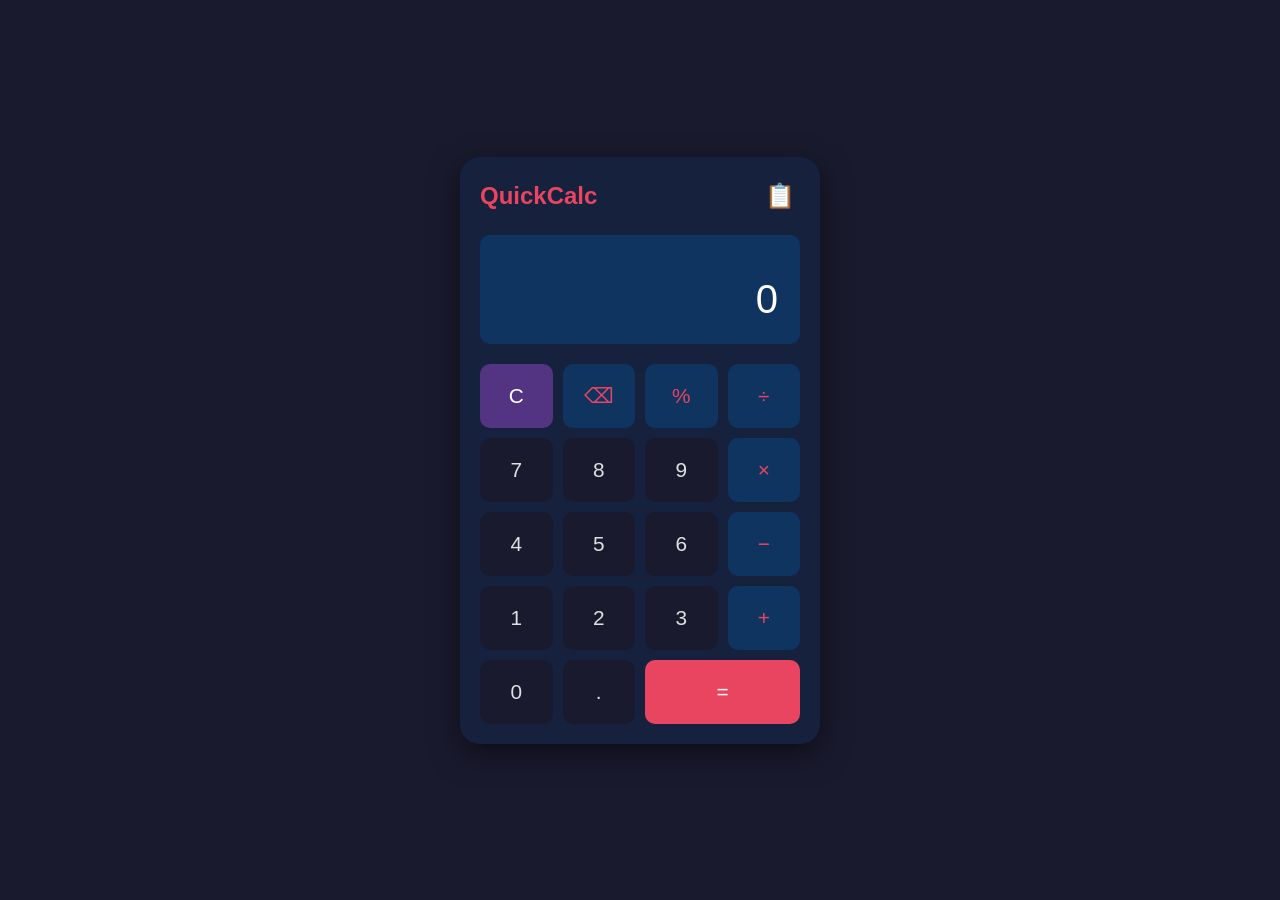
<file: examples/outputA/src/index.html>
<!DOCTYPE html>
<html lang="ru">
<head>
    <meta charset="UTF-8">
    <meta name="viewport" content="width=device-width, initial-scale=1.0">
    <meta http-equiv="Content-Security-Policy" content="default-src 'self'; script-src 'self' 'unsafe-inline'; style-src 'self' 'unsafe-inline'; media-src 'self'; connect-src 'self'">
    <title>QuickCalc</title>
    <link rel="stylesheet" href="style.css">
</head>
<body>
    <div id="app">
        <div class="calculator">
            <div class="header">
                <h1>QuickCalc</h1>
                <button id="historyToggle" class="history-btn" aria-label="История">📋</button>
            </div>
            <div class="display">
                <div id="previousExpression" class="previous-expression"></div>
                <div id="currentInput" class="current-input">0</div>
                <div id="errorMessage" class="error-message" style="display: none;"></div>
            </div>
            <div class="buttons">
                <button class="btn btn-clear" data-action="clear">C</button>
                <button class="btn btn-operator" data-action="backspace">⌫</button>
                <button class="btn btn-operator" data-action="percent">%</button>
                <button class="btn btn-operator" data-action="divide">÷</button>
                
                <button class="btn btn-number" data-value="7">7</button>
                <button class="btn btn-number" data-value="8">8</button>
                <button class="btn btn-number" data-value="9">9</button>
                <button class="btn btn-operator" data-action="multiply">×</button>
                
                <button class="btn btn-number" data-value="4">4</button>
                <button class="btn btn-number" data-value="5">5</button>
                <button class="btn btn-number" data-value="6">6</button>
                <button class="btn btn-operator" data-action="subtract">−</button>
                
                <button class="btn btn-number" data-value="1">1</button>
                <button class="btn btn-number" data-value="2">2</button>
                <button class="btn btn-number" data-value="3">3</button>
                <button class="btn btn-operator" data-action="add">+</button>
                
                <button class="btn btn-number" data-value="0">0</button>
                <button class="btn btn-number" data-value=".">.</button>
                <button class="btn btn-equals" data-action="equals">=</button>
            </div>
        </div>
        <div id="historyPanel" class="history-panel" style="display: none;">
            <div class="history-header">
                <h2>История</h2>
                <button id="clearHistory" class="btn-clear-history">Очистить историю</button>
            </div>
            <ul id="historyList" class="history-list"></ul>
        </div>
    </div>
    <script src="app.js"></script>
</body>
</html>
</file>
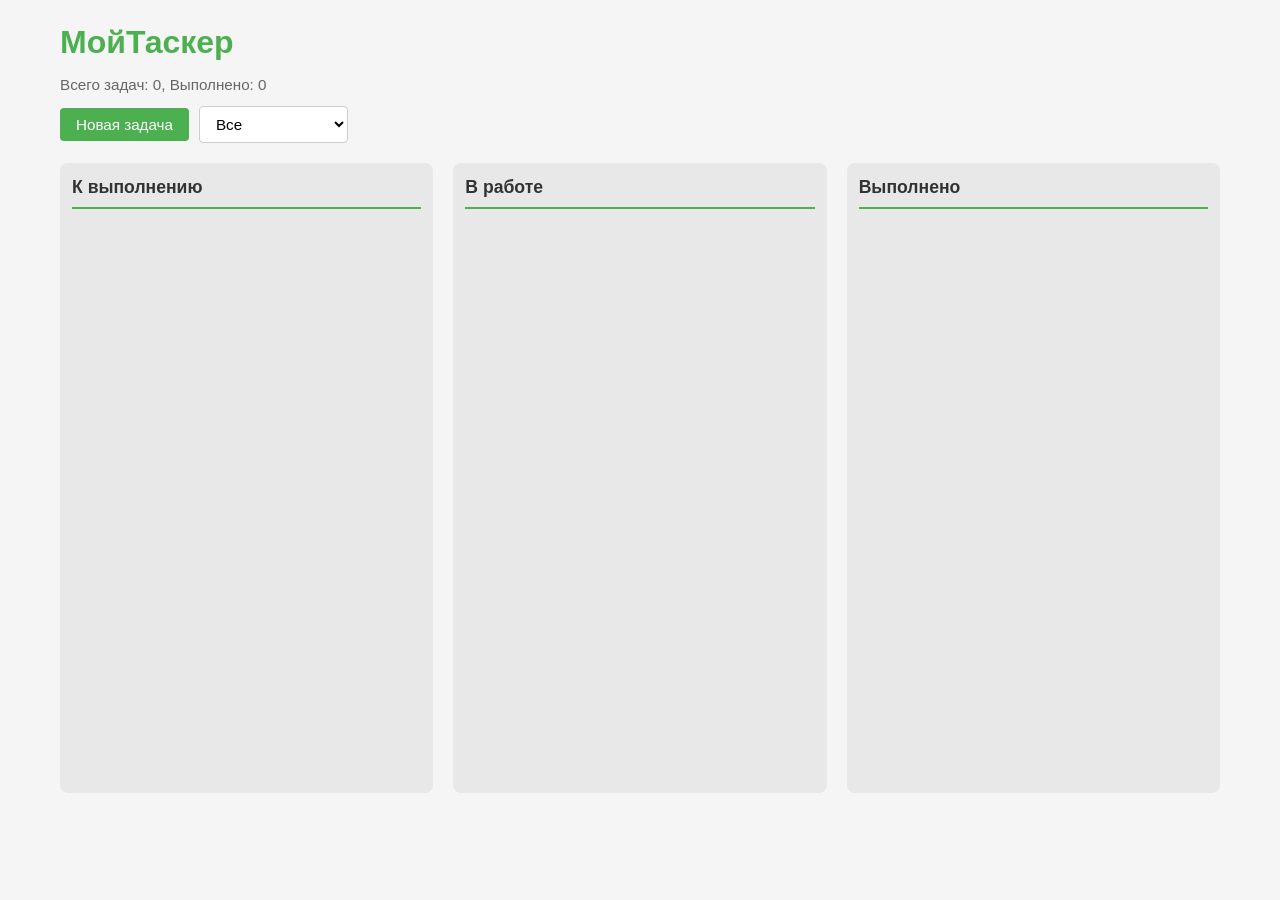
<file: examples/outputB/src/index.html>
<!DOCTYPE html>
<html lang="ru">
<head>
  <meta charset="UTF-8">
  <meta name="viewport" content="width=device-width, initial-scale=1.0">
  <meta http-equiv="Content-Security-Policy" content="default-src 'self'; script-src 'self' 'unsafe-inline'; style-src 'self' 'unsafe-inline'; img-src 'self' data:;">
  <title>МойТаскер</title>
  <link rel="stylesheet" href="style.css">
</head>
<body>
  <div id="app">
    <header>
      <h1>МойТаскер</h1>
      <div class="stats" id="stats">Всего задач: 0, Выполнено: 0</div>
      <div class="toolbar">
        <button id="addTaskBtn" class="btn btn-primary">Новая задача</button>
        <select id="filterSelect">
          <option value="all">Все</option>
          <option value="todo">К выполнению</option>
          <option value="inprogress">В работе</option>
          <option value="done">Выполнено</option>
        </select>
      </div>
    </header>
    <main class="board" id="board">
      <div class="column" data-status="todo">
        <h2 class="column-title">К выполнению</h2>
        <div class="column-cards" id="columnTodo"></div>
      </div>
      <div class="column" data-status="inprogress">
        <h2 class="column-title">В работе</h2>
        <div class="column-cards" id="columnInProgress"></div>
      </div>
      <div class="column" data-status="done">
        <h2 class="column-title">Выполнено</h2>
        <div class="column-cards" id="columnDone"></div>
      </div>
    </main>
  </div>

  <!-- Модальное окно создания задачи -->
  <div class="modal-overlay" id="createModalOverlay">
    <div class="modal" id="createModal">
      <h3>Новая задача</h3>
      <form id="createForm">
        <label for="taskTitle">Название *</label>
        <input type="text" id="taskTitle" maxlength="500" required autofocus>
        <label for="taskDescription">Описание</label>
        <textarea id="taskDescription" maxlength="2000" rows="3"></textarea>
        <div class="modal-actions">
          <button type="submit" class="btn btn-primary">Создать</button>
          <button type="button" class="btn btn-secondary" id="createCancelBtn">Отмена</button>
        </div>
      </form>
    </div>
  </div>

  <!-- Модальное окно подтверждения удаления -->
  <div class="modal-overlay" id="confirmModalOverlay">
    <div class="modal" id="confirmModal">
      <h3>Удаление задачи</h3>
      <p>Вы уверены, что хотите удалить задачу?</p>
      <div class="modal-actions">
        <button class="btn btn-danger" id="confirmDeleteBtn">Удалить</button>
        <button class="btn btn-secondary" id="confirmCancelBtn">Отмена</button>
      </div>
    </div>
  </div>

  <script type="module" src="app.js"></script>
</body>
</html>
</file>
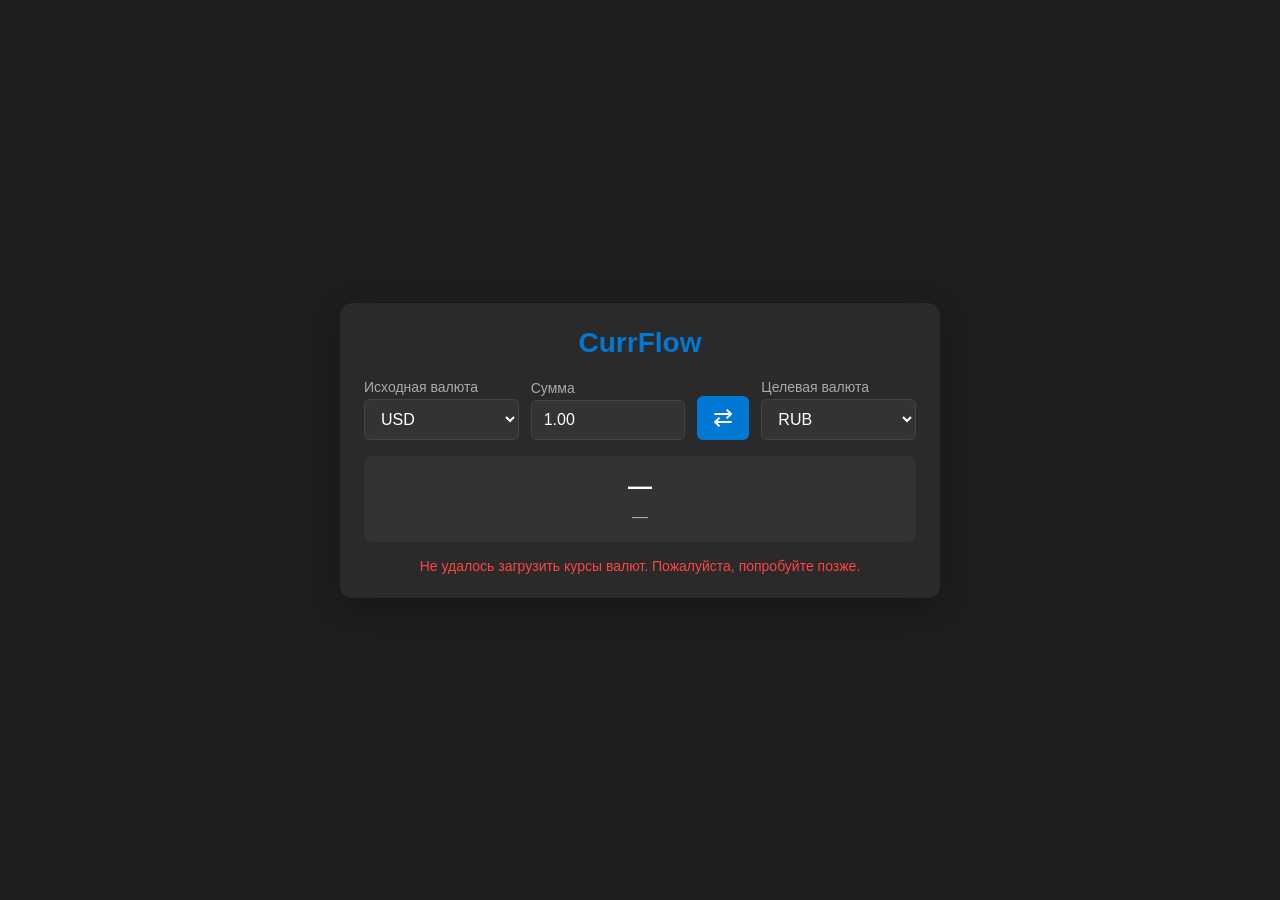
<file: examples/outputC/src/index.html>
<!DOCTYPE html>
<html lang="ru">
<head>
    <meta charset="UTF-8">
    <meta name="viewport" content="width=device-width, initial-scale=1.0">
    <title>CurrFlow — Конвертер валют</title>
    <meta http-equiv="Content-Security-Policy" content="default-src 'self'; script-src 'self' 'unsafe-inline'; style-src 'self' 'unsafe-inline'; connect-src 'self' https://api.exchangerate-api.com; img-src 'self' data:; font-src 'self';">
    <link rel="stylesheet" href="style.css">
</head>
<body>
    <div id="stale-banner" class="banner hidden">Данные устарели</div>
    <div class="container">
        <h1>CurrFlow</h1>
        <div class="converter">
            <div class="row">
                <div class="field">
                    <label for="source-currency">Исходная валюта</label>
                    <select id="source-currency"></select>
                </div>
                <div class="field">
                    <label for="amount">Сумма</label>
                    <input type="text" id="amount" placeholder="0.00" autocomplete="off">
                </div>
                <button id="swap-btn" class="btn-swap" title="Поменять валюты местами">⇄</button>
                <div class="field">
                    <label for="target-currency">Целевая валюта</label>
                    <select id="target-currency"></select>
                </div>
            </div>
            <div id="result" class="result">
                <div id="converted-amount" class="converted-amount">—</div>
                <div id="rate" class="rate">—</div>
            </div>
            <div id="error-message" class="error hidden">Введите корректную сумму</div>
            <div id="spinner" class="spinner hidden">
                <div class="spinner-circle"></div>
            </div>
        </div>
    </div>
    <script src="app.js"></script>
</body>
</html>
</file>
<file: examples/outputA/src/style.css>
* {
    margin: 0;
    padding: 0;
    box-sizing: border-box;
}

body {
    font-family: -apple-system, BlinkMacSystemFont, 'Segoe UI', Roboto, sans-serif;
    background: #1a1a2e;
    color: #e0e0e0;
    min-height: 100vh;
    display: flex;
    justify-content: center;
    align-items: center;
}

#app {
    width: 100%;
    max-width: 400px;
    padding: 20px;
}

.calculator {
    background: #16213e;
    border-radius: 20px;
    padding: 20px;
    box-shadow: 0 10px 30px rgba(0, 0, 0, 0.5);
}

.header {
    display: flex;
    justify-content: space-between;
    align-items: center;
    margin-bottom: 20px;
}

.header h1 {
    font-size: 1.5rem;
    color: #e94560;
    font-weight: 700;
}

.history-btn {
    background: none;
    border: none;
    font-size: 1.5rem;
    cursor: pointer;
    padding: 5px;
    border-radius: 50%;
    transition: background 0.2s;
}

.history-btn:hover {
    background: rgba(233, 69, 96, 0.2);
}

.display {
    background: #0f3460;
    border-radius: 10px;
    padding: 20px;
    margin-bottom: 20px;
    min-height: 100px;
    display: flex;
    flex-direction: column;
    justify-content: flex-end;
    transition: border-color 0.3s;
    border: 2px solid transparent;
}

.display.error {
    border-color: #e94560;
}

.previous-expression {
    font-size: 0.9rem;
    color: #a0a0a0;
    min-height: 20px;
    word-wrap: break-word;
}

.current-input {
    font-size: 2.5rem;
    font-weight: 300;
    color: #ffffff;
    text-align: right;
    word-wrap: break-word;
    overflow-wrap: break-word;
}

.error-message {
    color: #e94560;
    font-size: 0.9rem;
    margin-top: 5px;
}

.buttons {
    display: grid;
    grid-template-columns: repeat(4, 1fr);
    gap: 10px;
}

.btn {
    padding: 20px;
    font-size: 1.3rem;
    border: none;
    border-radius: 10px;
    cursor: pointer;
    transition: all 0.2s;
    font-weight: 500;
}

.btn:hover {
    transform: scale(1.05);
}

.btn:active {
    transform: scale(0.95);
}

.btn-number {
    background: #1a1a2e;
    color: #e0e0e0;
}

.btn-number:hover {
    background: #2a2a4e;
}

.btn-operator {
    background: #0f3460;
    color: #e94560;
}

.btn-operator:hover {
    background: #1a4a80;
}

.btn-equals {
    background: #e94560;
    color: #ffffff;
    grid-column: span 2;
}

.btn-equals:hover {
    background: #ff6b81;
}

.btn-clear {
    background: #533483;
    color: #ffffff;
}

.btn-clear:hover {
    background: #7343a3;
}

.history-panel {
    background: #16213e;
    border-radius: 20px;
    padding: 20px;
    margin-top: 20px;
    box-shadow: 0 10px 30px rgba(0, 0, 0, 0.5);
}

.history-header {
    display: flex;
    justify-content: space-between;
    align-items: center;
    margin-bottom: 15px;
}

.history-header h2 {
    font-size: 1.2rem;
    color: #e94560;
}

.btn-clear-history {
    background: #533483;
    color: #ffffff;
    border: none;
    padding: 8px 15px;
    border-radius: 8px;
    cursor: pointer;
    font-size: 0.9rem;
    transition: background 0.2s;
}

.btn-clear-history:hover {
    background: #7343a3;
}

.history-list {
    list-style: none;
    max-height: 300px;
    overflow-y: auto;
}

.history-list li {
    padding: 10px;
    margin-bottom: 5px;
    background: #0f3460;
    border-radius: 8px;
    cursor: pointer;
    transition: background 0.2s;
    font-size: 0.95rem;
}

.history-list li:hover {
    background: #1a4a80;
}

.history-list li:last-child {
    margin-bottom: 0;
}

@media (max-width: 600px) {
    #app {
        padding: 10px;
    }
    
    .calculator {
        padding: 15px;
        border-radius: 15px;
    }
    
    .btn {
        padding: 15px;
        font-size: 1.1rem;
    }
    
    .current-input {
        font-size: 2rem;
    }
    
    .header h1 {
        font-size: 1.2rem;
    }
}

@media (max-width: 400px) {
    .btn {
        padding: 12px;
        font-size: 1rem;
    }
    
    .current-input {
        font-size: 1.6rem;
    }
    
    .display {
        padding: 15px;
        min-height: 80px;
    }
}
</file>
<file: examples/outputB/src/style.css>
/* === Сброс и база === */
*, *::before, *::after {
  box-sizing: border-box;
  margin: 0;
  padding: 0;
}

body {
  font-family: Segoe UI, Tahoma, Geneva, Verdana, sans-serif;
  background: #f5f5f5;
  color: #333;
  line-height: 1.4;
}

#app {
  max-width: 1200px;
  margin: 0 auto;
  padding: 20px;
}

/* === Шапка === */
header {
  margin-bottom: 20px;
}

header h1 {
  font-size: 2rem;
  color: #4CAF50;
  margin-bottom: 0.3em;
}

.stats {
  font-size: 0.95rem;
  color: #666;
  margin-bottom: 10px;
}

.toolbar {
  display: flex;
  gap: 10px;
  align-items: center;
  flex-wrap: wrap;
}

.btn {
  padding: 8px 16px;
  border: none;
  border-radius: 4px;
  cursor: pointer;
  font-size: 0.95rem;
  transition: background 0.2s;
}

.btn-primary {
  background: #4CAF50;
  color: #fff;
}
.btn-primary:hover {
  background: #388E3C;
}

.btn-secondary {
  background: #ccc;
  color: #333;
}
.btn-secondary:hover {
  background: #bbb;
}

.btn-danger {
  background: #f44336;
  color: #fff;
}
.btn-danger:hover {
  background: #d32f2f;
}

select {
  padding: 8px 12px;
  border: 1px solid #ccc;
  border-radius: 4px;
  font-size: 0.95rem;
  background: #fff;
  cursor: pointer;
}

/* === Доска и колонки === */
.board {
  display: flex;
  gap: 20px;
  overflow-x: auto;
  min-height: 70vh;
}

.column {
  flex: 1;
  min-width: 280px;
  background: #e8e8e8;
  border-radius: 8px;
  padding: 12px;
  display: flex;
  flex-direction: column;
}

.column-title {
  font-size: 1.1rem;
  margin-bottom: 12px;
  padding-bottom: 8px;
  border-bottom: 2px solid #4CAF50;
  color: #333;
}

.column-cards {
  min-height: 100px;
  flex: 1;
}

/* === Карточка задачи === */
.card {
  background: #fff;
  border-radius: 6px;
  padding: 12px;
  margin-bottom: 10px;
  box-shadow: 0 1px 3px rgba(0,0,0,0.12);
  cursor: pointer;
  transition: box-shadow 0.2s, opacity 0.2s;
  position: relative;
}

.card:hover {
  box-shadow: 0 2px 8px rgba(0,0,0,0.15);
}

.card.dragging {
  opacity: 0.5;
}

.card-header {
  display: flex;
  justify-content: space-between;
  align-items: flex-start;
  margin-bottom: 6px;
}

.card-title {
  font-weight: 600;
  font-size: 1rem;
  word-break: break-word;
  flex: 1;
}

.card-title-edit {
  width: 100%;
  font-size: 1rem;
  padding: 4px;
  border: 1px solid #4CAF50;
  border-radius: 4px;
}

.card-description {
  font-size: 0.9rem;
  color: #555;
  margin-bottom: 8px;
  word-break: break-word;
}

.card-description-edit {
  width: 100%;
  font-size: 0.9rem;
  padding: 4px;
  border: 1px solid #4CAF50;
  border-radius: 4px;
  resize: vertical;
}

.card-footer {
  display: flex;
  justify-content: space-between;
  align-items: center;
}

.status-badge {
  display: inline-block;
  padding: 2px 8px;
  border-radius: 12px;
  font-size: 0.75rem;
  font-weight: 600;
  color: #fff;
}

.status-todo {
  background: #2196F3;
}

.status-inprogress {
  background: #FF9800;
}

.status-done {
  background: #4CAF50;
}

.card-actions {
  display: flex;
  gap: 4px;
}

.card-actions button {
  background: none;
  border: none;
  cursor: pointer;
  font-size: 0.9rem;
  padding: 2px 6px;
  border-radius: 4px;
  transition: background 0.2s;
}

.card-actions .btn-edit-status {
  color: #2196F3;
}
.card-actions .btn-edit-status:hover {
  background: #e3f2fd;
}
.card-actions .btn-delete {
  color: #f44336;
}
.card-actions .btn-delete:hover {
  background: #ffebee;
}

/* === Анимация появления карточки (при добавлении/рендере) === */
@keyframes cardEnter {
  from {
    opacity: 0;
    transform: translateY(-10px);
  }
  to {
    opacity: 1;
    transform: translateY(0);
  }
}

.card-enter {
  animation: cardEnter 0.3s ease-out;
}

/* === Модальное окно === */
.modal-overlay {
  display: none;
  position: fixed;
  top: 0;
  left: 0;
  right: 0;
  bottom: 0;
  background: rgba(0,0,0,0.5);
  z-index: 1000;
  justify-content: center;
  align-items: center;
}

.modal-overlay.visible {
  display: flex;
}

.modal {
  background: #fff;
  border-radius: 8px;
  padding: 24px;
  max-width: 500px;
  width: 90%;
  box-shadow: 0 8px 32px rgba(0,0,0,0.2);
}

.modal h3 {
  margin-bottom: 16px;
  color: #333;
}

.modal label {
  display: block;
  margin-bottom: 4px;
  font-weight: 600;
  color: #555;
}

.modal input[type="text"],
.modal textarea {
  width: 100%;
  padding: 8px;
  border: 1px solid #ccc;
  border-radius: 4px;
  font-size: 1rem;
  margin-bottom: 12px;
}

.modal textarea {
  resize: vertical;
}

.modal-actions {
  display: flex;
  gap: 10px;
  justify-content: flex-end;
}

/* === Адаптивность === */
@media (max-width: 768px) {
  .board {
    flex-direction: column;
  }
  .column {
    min-width: auto;
  }
}
</file>
<file: examples/outputC/src/style.css>
/* Тёмная тема интерфейса */
* {
    box-sizing: border-box;
    margin: 0;
    padding: 0;
}

body {
    font-family: -apple-system, BlinkMacSystemFont, 'Segoe UI', Roboto, Oxygen, Ubuntu, sans-serif;
    background-color: #1e1e1e;
    color: #ffffff;
    display: flex;
    justify-content: center;
    align-items: center;
    min-height: 100vh;
    margin: 0;
}

.container {
    background-color: #2a2a2a;
    border-radius: 12px;
    padding: 24px;
    max-width: 600px;
    width: 100%;
    box-shadow: 0 8px 32px rgba(0,0,0,0.3);
}

h1 {
    text-align: center;
    font-size: 28px;
    margin-bottom: 20px;
    color: #0078d4;
}

.converter {
    display: flex;
    flex-direction: column;
    gap: 16px;
}

.row {
    display: flex;
    flex-wrap: wrap;
    align-items: flex-end;
    gap: 12px;
}

.field {
    flex: 1 1 150px;
    display: flex;
    flex-direction: column;
    gap: 4px;
}

.field label {
    font-size: 14px;
    color: #aaaaaa;
}

select, input[type="text"] {
    background-color: #333333;
    color: #ffffff;
    border: 1px solid #444444;
    border-radius: 6px;
    padding: 10px 12px;
    font-size: 16px;
    width: 100%;
    outline: none;
    transition: border-color 0.2s;
}

select:focus, input[type="text"]:focus {
    border-color: #0078d4;
}

.btn-swap {
    background-color: #0078d4;
    color: white;
    border: none;
    border-radius: 6px;
    padding: 10px 16px;
    font-size: 24px;
    cursor: pointer;
    transition: background-color 0.2s, transform 0.2s;
    flex: 0 0 auto;
    height: 44px;
    display: flex;
    align-items: center;
    justify-content: center;
}

.btn-swap:hover {
    background-color: #005a9e;
}

.btn-swap:active {
    transform: scale(0.95);
}

.result {
    background-color: #333333;
    border-radius: 8px;
    padding: 16px;
    text-align: center;
    min-height: 80px;
    display: flex;
    flex-direction: column;
    justify-content: center;
    gap: 8px;
}

.converted-amount {
    font-size: 24px;
    font-weight: bold;
}

.rate {
    font-size: 16px;
    color: #aaaaaa;
}

.error {
    color: #ff4444;
    font-size: 14px;
    text-align: center;
    display: none;
}

.error.visible {
    display: block;
}

.hidden {
    display: none !important;
}

/* Спиннер */
.spinner {
    display: flex;
    justify-content: center;
    align-items: center;
    padding: 12px;
}

.spinner-circle {
    width: 32px;
    height: 32px;
    border: 4px solid #444444;
    border-top-color: #0078d4;
    border-radius: 50%;
    animation: spin 0.8s linear infinite;
}

@keyframes spin {
    to { transform: rotate(360deg); }
}

/* Жёлтая плашка */
.banner {
    background-color: #ffcc00;
    color: #1e1e1e;
    text-align: center;
    padding: 8px 16px;
    font-size: 14px;
    font-weight: bold;
    position: fixed;
    top: 0;
    left: 0;
    right: 0;
    z-index: 1000;
}

/* Адаптивность */
@media (max-width: 480px) {
    .container {
        padding: 16px;
    }
    .row {
        flex-direction: column;
        align-items: stretch;
    }
    .field {
        flex: 1 1 auto;
    }
    .btn-swap {
        align-self: center;
        width: 100%;
    }
}
</file>
